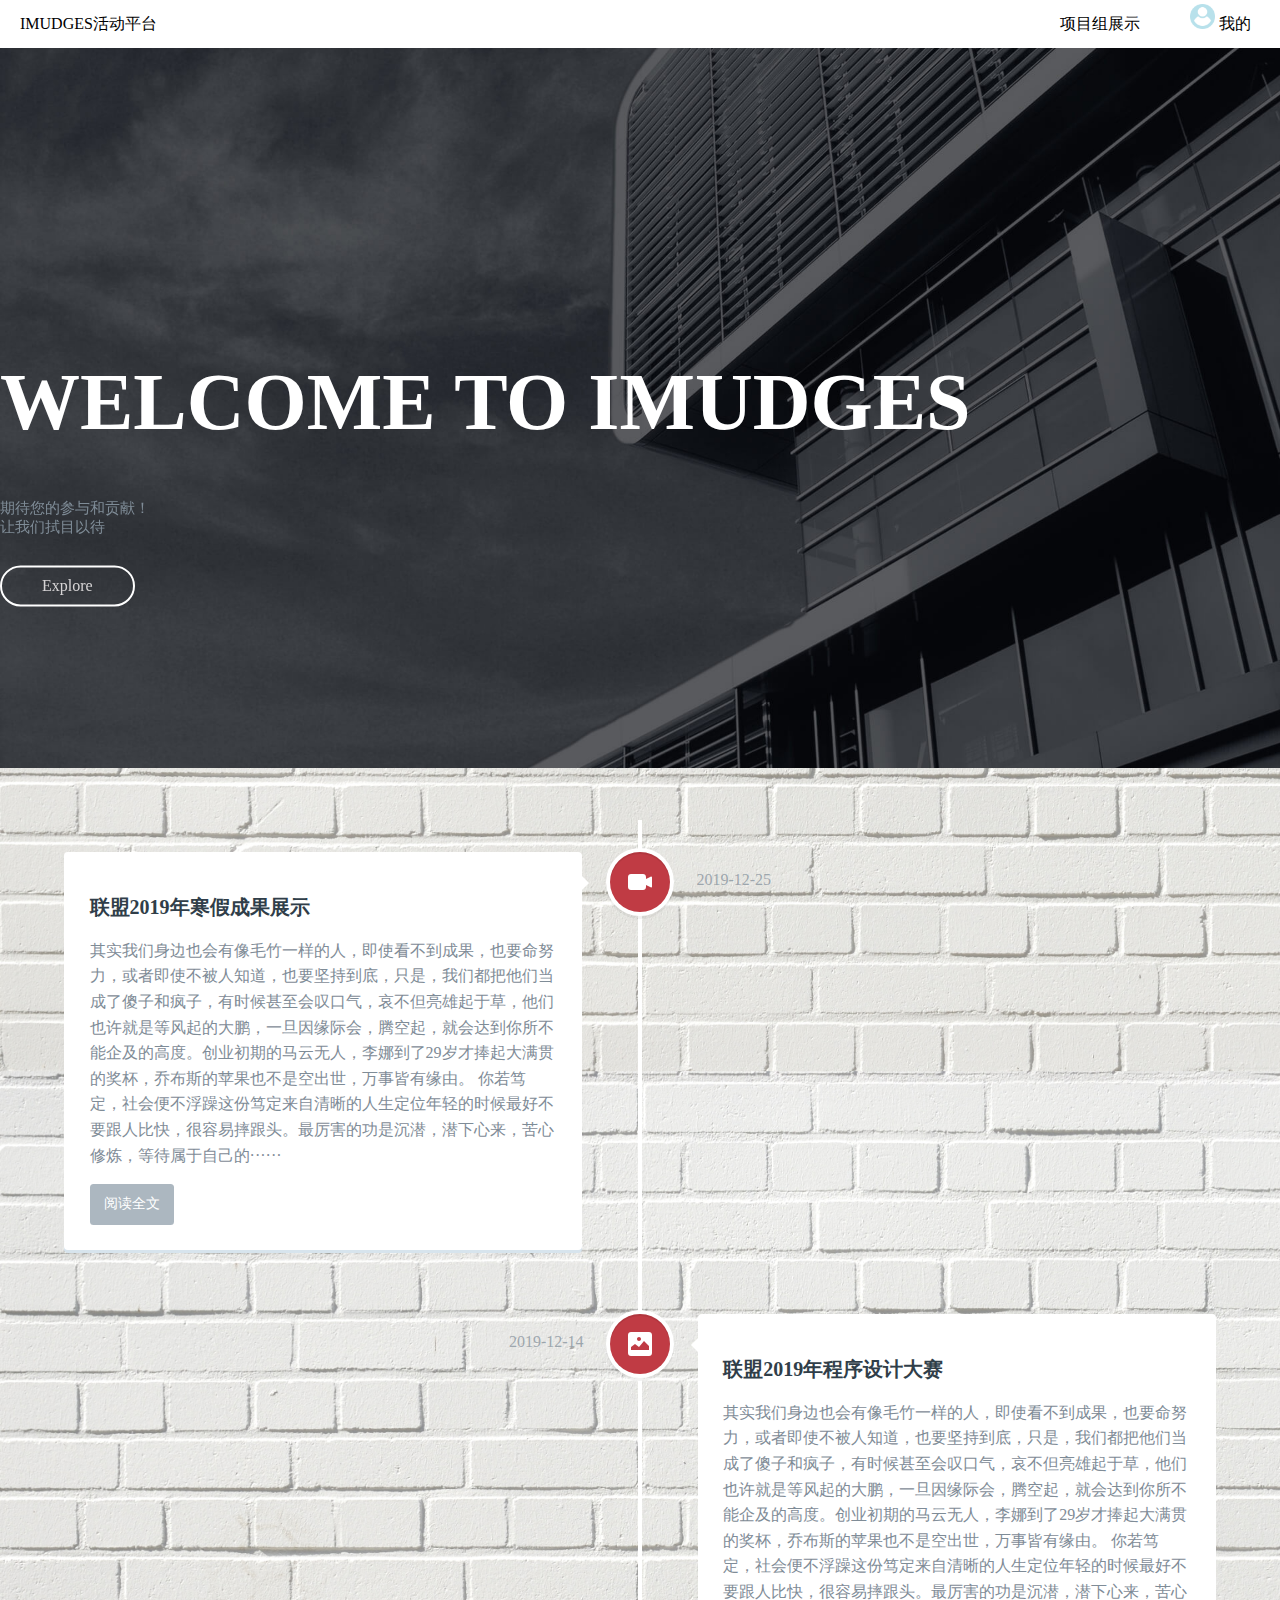
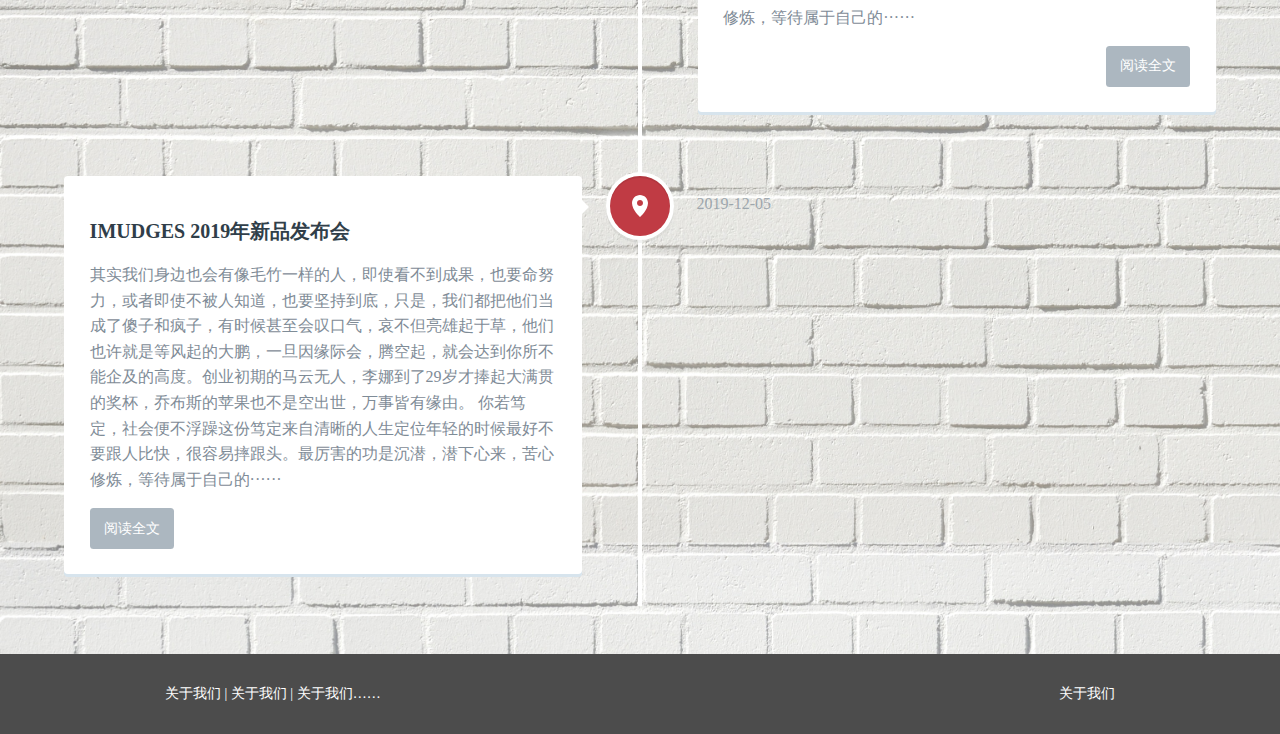
<file: HTML/001.html>
<!DOCTYPE html>
<html lang="en">
<head>
    <meta charset="UTF-8">
    <title>IMUDGES活动平台</title>
    <link rel="stylesheet" type="text/css" href="CSS/header.css">
    <link rel="stylesheet" type="text/css" href="CSS/timelist.css">
    <link rel="stylesheet" type="text/css" href="CSS/vidk.css">
    <link rel="stylesheet" type="text/css" href="CSS/about.css">
    <link rel="stylesheet" type="text/css" href="CSS/border.css">
</head>
<body>
<header>
    <nav>
        <ul class="menu">
            <li><a href="#"><img src="imgs/0005.png" width="25px"height="25px" > 我的</a>
                <ul class="submenu animated fadeIN">
                    <li><a href="dl.html">登录/注册</a></li>
                    <li><a href="#">我的报名项目</a></li>
                </ul>
            </li>
            <li>
                <a href="#">项目组展示</a>
                <ul class="submenu animated fadeIN">
                    <li><a href="qd.html">前端组</a></li>
                    <li><a href="hd.html">后端组</a></li>
                    <li><a href="yx.html">游戏组</a></li>
                    <li><a href="yd.html">移动开发组</a></li>
                    <li><a href="ij.html">创新交互组</a></li>
                    <li><a href="jx.html">机器学习组</a></li>
                </ul>
            <li style="float: left;width: auto;margin-left: 20px"><a href="001.html">IMUDGES活动平台</a>
            </li>
        </ul>
    </nav>
</header>
<div id="carousel-example-generic" class="carousel slide" data-ride="carousel">
    <div class="container">
        <!-- Indicators -->
        <ol class="carousel-indicators">
            <li data-target="#carousel-example-generic" data-slide-to="0" class="active"></li>
            <li data-target="#carousel-example-generic" data-slide-to="1"></li>
        </ol>
    </div>
    <!-- Wrapper for slides -->
    <div class="carousel-inner" role="listbox">
        <div class="item active">
            <img class="img-responsive" src="imgs/01.jpg" alt="Slider Image">
            <div class="container">
                <div class="carousel-centered">
                    <div class="margin-b-40">
                        <h1 class="carousel-title">Welcome to IMUDGES</h1>
                        <p class="introduce">期待您的参与和贡献！<br>让我们拭目以待</p>
                    </div>
                    <a href="#" class="button-circle"><font color="#d6d4d5">Explore</font></a>
                </div>
            </div>
        </div>
    </div>
</div>
<section id="cd-timeline" class="cd-container">
    <div class="cd-timeline-block">
        <div class="cd-timeline-img cd-movie">
            <img src="imgs/cd-icon-movie.svg" alt="Movie">
        </div>

        <div class="cd-timeline-content">
            <h2>联盟2019年寒假成果展示</h2>
            <p>其实我们身边也会有像毛竹一样的人，即使看不到成果，也要命努力，或者即使不被人知道，也要坚持到底，只是，我们都把他们当成了傻子和疯子，有时候甚至会叹口气，哀不但亮雄起于草，他们也许就是等风起的大鹏，一旦因缘际会，腾空起，就会达到你所不能企及的高度。创业初期的马云无人，李娜到了29岁才捧起大满贯的奖杯，乔布斯的苹果也不是空出世，万事皆有缘由。
                你若笃定，社会便不浮躁这份笃定来自清晰的人生定位年轻的时候最好不要跟人比快，很容易摔跟头。最厉害的功是沉潜，潜下心来，苦心修炼，等待属于自己的······
            </p>
            <a href="#测试网址" class="cd-read-more" target="_blank">阅读全文</a>
            <span class="cd-date">2019-12-25</span>
        </div>
    </div>
    <div class="cd-timeline-block">
        <div class="cd-timeline-img cd-movie">
            <img src="imgs/cd-icon-picture.svg" alt="Movie">
        </div>

        <div class="cd-timeline-content">
            <h2>联盟2019年程序设计大赛</h2>
            <p>其实我们身边也会有像毛竹一样的人，即使看不到成果，也要命努力，或者即使不被人知道，也要坚持到底，只是，我们都把他们当成了傻子和疯子，有时候甚至会叹口气，哀不但亮雄起于草，他们也许就是等风起的大鹏，一旦因缘际会，腾空起，就会达到你所不能企及的高度。创业初期的马云无人，李娜到了29岁才捧起大满贯的奖杯，乔布斯的苹果也不是空出世，万事皆有缘由。
                你若笃定，社会便不浮躁这份笃定来自清晰的人生定位年轻的时候最好不要跟人比快，很容易摔跟头。最厉害的功是沉潜，潜下心来，苦心修炼，等待属于自己的······
            </p>
            <a href="#测试网址" class="cd-read-more" target="_blank">阅读全文</a>
            <span class="cd-date">2019-12-14</span>
        </div>
    </div>

    <div class="cd-timeline-block">
        <div class="cd-timeline-img cd-movie">
            <img src="imgs/cd-icon-location.svg" alt="Location">
        </div>
        <div class="cd-timeline-content">
            <h2>IMUDGES 2019年新品发布会</h2>
            <p>其实我们身边也会有像毛竹一样的人，即使看不到成果，也要命努力，或者即使不被人知道，也要坚持到底，只是，我们都把他们当成了傻子和疯子，有时候甚至会叹口气，哀不但亮雄起于草，他们也许就是等风起的大鹏，一旦因缘际会，腾空起，就会达到你所不能企及的高度。创业初期的马云无人，李娜到了29岁才捧起大满贯的奖杯，乔布斯的苹果也不是空出世，万事皆有缘由。
                你若笃定，社会便不浮躁这份笃定来自清晰的人生定位年轻的时候最好不要跟人比快，很容易摔跟头。最厉害的功是沉潜，潜下心来，苦心修炼，等待属于自己的······
            </p>
            <a href="#测试网址" class="cd-read-more" target="_blank">阅读全文</a>
            <span class="cd-date">2019-12-05</span>
        </div>
    </div>
</section>
<div class="this-topping" style="display: none;">
    <span class="icon iconfont icon-dingbu"></span>
</div>
<div class="to_top_btn"></div>
<div id="goTopBtn"><span class="glyphicon glyphicon-chevron-up">Top</span></div>
<div id="footer">
    <div id="copy">
        <span style="float:left;"><a href="#" style="color: white">关于我们</a> | <a href="#" style="color: white">关于我们</a> | <a href="#" style="color: white">关于我们……</a></span>
        <span style="float:right;">关于我们</span>
    </div>
</div>
</body>
<script src="http://apps.bdimg.com/libs/jquery/2.1.4/jquery.min.js"></script>
<script type="text/javascript" src="Js/vidk.js"></script>
</html>
</file>
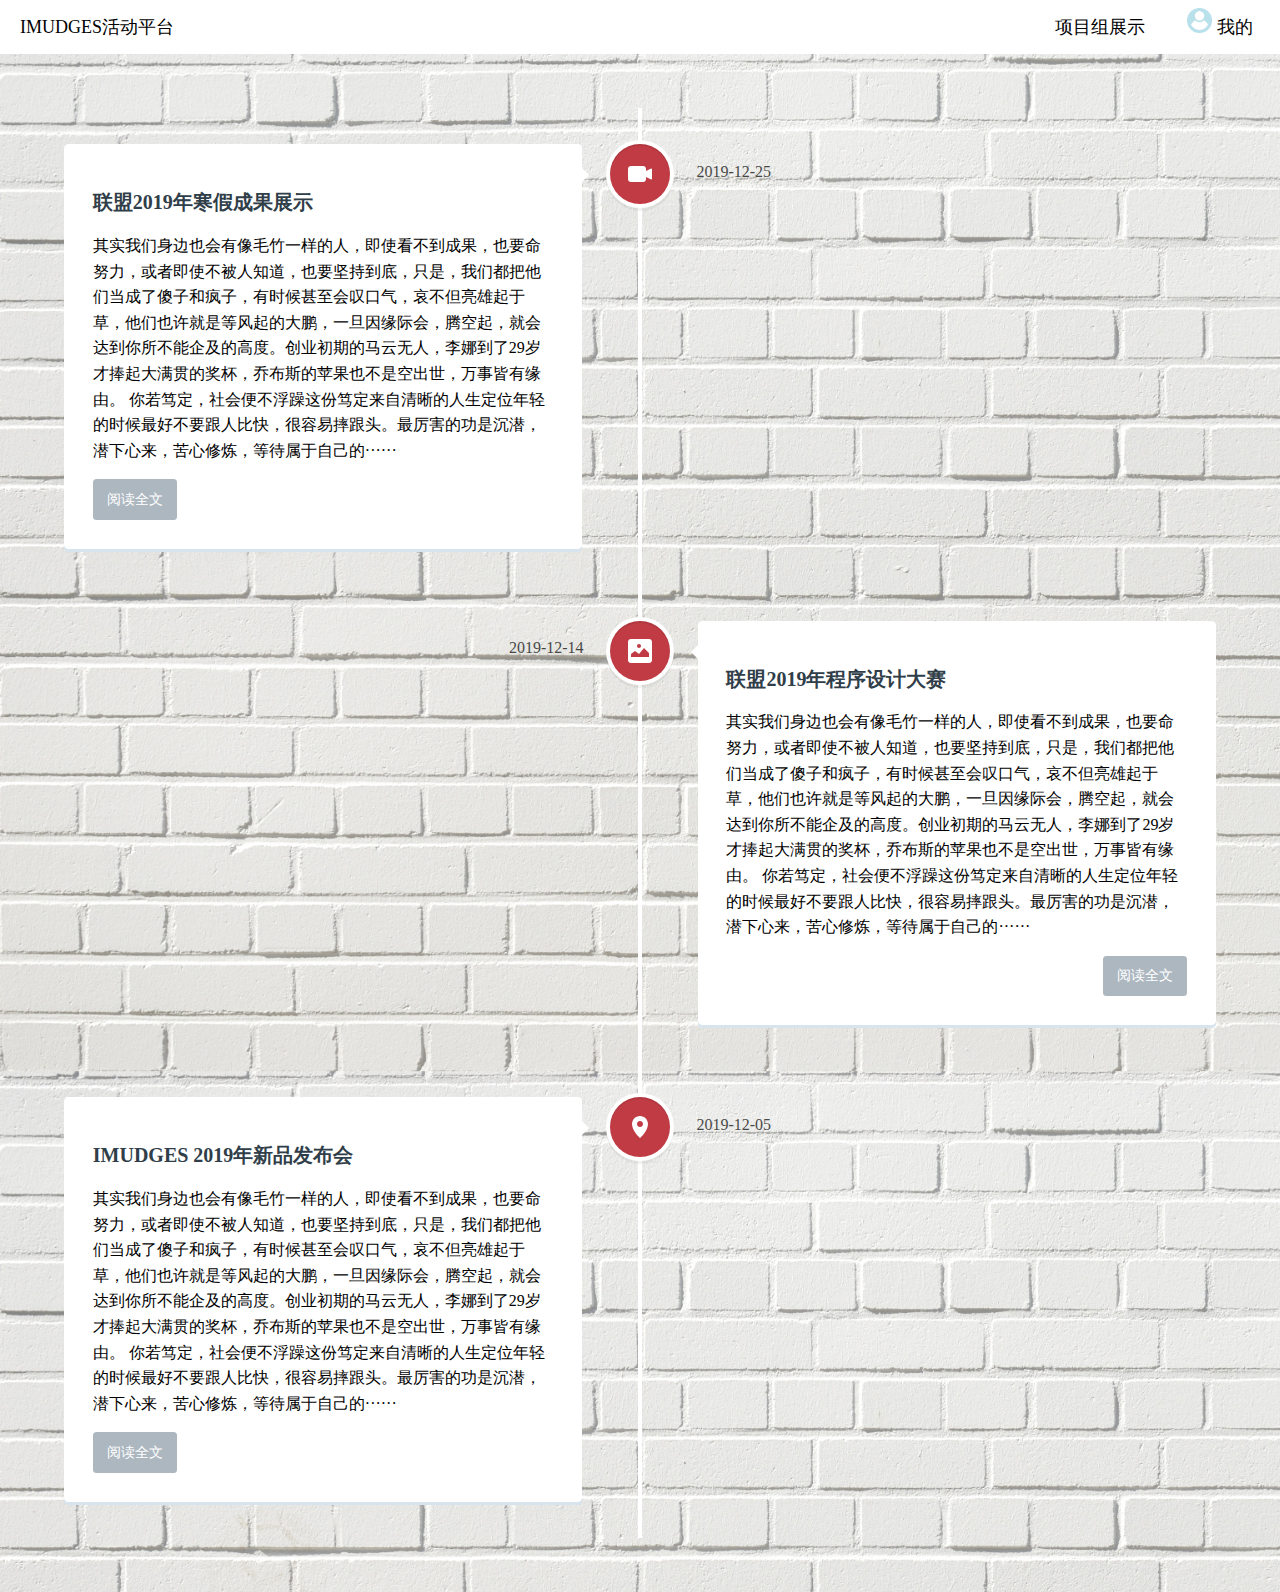
<file: HTML/hd.html>
<!DOCTYPE html>
<html lang="en">
<head>
    <meta charset="UTF-8">
    <title>IMUDGES活动平台后端组</title>
    <link rel="stylesheet" type="text/css" href="CSS/timelist.css">
    <link rel="stylesheet" type="text/css" href="CSS/header.css">
    <link rel="stylesheet" type="text/css" href="CSS/vidk.css">
</head>
<body>
<header>
    <nav>
        <ul class="menu">
            <li><a href="#"><img src="imgs/0005.png" width="25px"height="25px" > 我的</a>
                <ul class="submenu animated fadeIN">
                    <li><a href="dl.html">登录/注册</a></li>
                    <li><a href="#">我的报名项目</a></li>
                </ul>
            </li>
            <li>
                <a href="#">项目组展示</a>
                <ul class="submenu animated fadeIN">
                    <li><a href="qd.html">前端组</a></li>
                    <li><a href="hd.html">后端组</a></li>
                    <li><a href="yx.html">游戏组</a></li>
                    <li><a href="yd.html">移动开发组</a></li>
                    <li><a href="ij.html">创新交互组</a></li>
                    <li><a href="jx.html">机器学习组</a></li>
                </ul>
            </li>
            <li>
            <li style="float: left;width: auto;margin-left: 20px"><a href="001.html">IMUDGES活动平台</a>
            </li>
        </ul>
    </nav>
</header>
<section id="cd-timeline" class="cd-container">
    <div class="cd-timeline-block">
        <div class="cd-timeline-img cd-movie">
            <img src="imgs/cd-icon-movie.svg" alt="Movie">
        </div>

        <div class="cd-timeline-content">
            <h2>联盟2019年寒假成果展示</h2>
            <p>其实我们身边也会有像毛竹一样的人，即使看不到成果，也要命努力，或者即使不被人知道，也要坚持到底，只是，我们都把他们当成了傻子和疯子，有时候甚至会叹口气，哀不但亮雄起于草，他们也许就是等风起的大鹏，一旦因缘际会，腾空起，就会达到你所不能企及的高度。创业初期的马云无人，李娜到了29岁才捧起大满贯的奖杯，乔布斯的苹果也不是空出世，万事皆有缘由。
                你若笃定，社会便不浮躁这份笃定来自清晰的人生定位年轻的时候最好不要跟人比快，很容易摔跟头。最厉害的功是沉潜，潜下心来，苦心修炼，等待属于自己的······
            </p>
            <a href="#测试网址" class="cd-read-more" target="_blank">阅读全文</a>
            <span class="cd-date">2019-12-25</span>
        </div>
    </div>
    <div class="cd-timeline-block">
        <div class="cd-timeline-img cd-movie">
            <img src="imgs/cd-icon-picture.svg" alt="Movie">
        </div>

        <div class="cd-timeline-content">
            <h2>联盟2019年程序设计大赛</h2>
            <p>其实我们身边也会有像毛竹一样的人，即使看不到成果，也要命努力，或者即使不被人知道，也要坚持到底，只是，我们都把他们当成了傻子和疯子，有时候甚至会叹口气，哀不但亮雄起于草，他们也许就是等风起的大鹏，一旦因缘际会，腾空起，就会达到你所不能企及的高度。创业初期的马云无人，李娜到了29岁才捧起大满贯的奖杯，乔布斯的苹果也不是空出世，万事皆有缘由。
                你若笃定，社会便不浮躁这份笃定来自清晰的人生定位年轻的时候最好不要跟人比快，很容易摔跟头。最厉害的功是沉潜，潜下心来，苦心修炼，等待属于自己的······
            </p>
            <a href="#测试网址" class="cd-read-more" target="_blank">阅读全文</a>
            <span class="cd-date">2019-12-14</span>
        </div>
    </div>

    <div class="cd-timeline-block">
        <div class="cd-timeline-img cd-movie">
            <img src="imgs/cd-icon-location.svg" alt="Location">
        </div>
        <div class="cd-timeline-content">
            <h2>IMUDGES 2019年新品发布会</h2>
            <p>其实我们身边也会有像毛竹一样的人，即使看不到成果，也要命努力，或者即使不被人知道，也要坚持到底，只是，我们都把他们当成了傻子和疯子，有时候甚至会叹口气，哀不但亮雄起于草，他们也许就是等风起的大鹏，一旦因缘际会，腾空起，就会达到你所不能企及的高度。创业初期的马云无人，李娜到了29岁才捧起大满贯的奖杯，乔布斯的苹果也不是空出世，万事皆有缘由。
                你若笃定，社会便不浮躁这份笃定来自清晰的人生定位年轻的时候最好不要跟人比快，很容易摔跟头。最厉害的功是沉潜，潜下心来，苦心修炼，等待属于自己的······
            </p>
            <a href="#测试网址" class="cd-read-more" target="_blank">阅读全文</a>
            <span class="cd-date">2019-12-05</span>
        </div>
    </div>
</section>
<div class="this-topping" style="display: none;">
    <span class="icon iconfont icon-dingbu"></span>
</div>
<div class="to_top_btn"></div>
<div id="goTopBtn"><span class="glyphicon glyphicon-chevron-up">&Delta;</span></div>
</body>
<script src="http://apps.bdimg.com/libs/jquery/2.1.4/jquery.min.js"></script>
<script type="text/javascript" src="Js/vidk.js"></script>
</html>
</file>
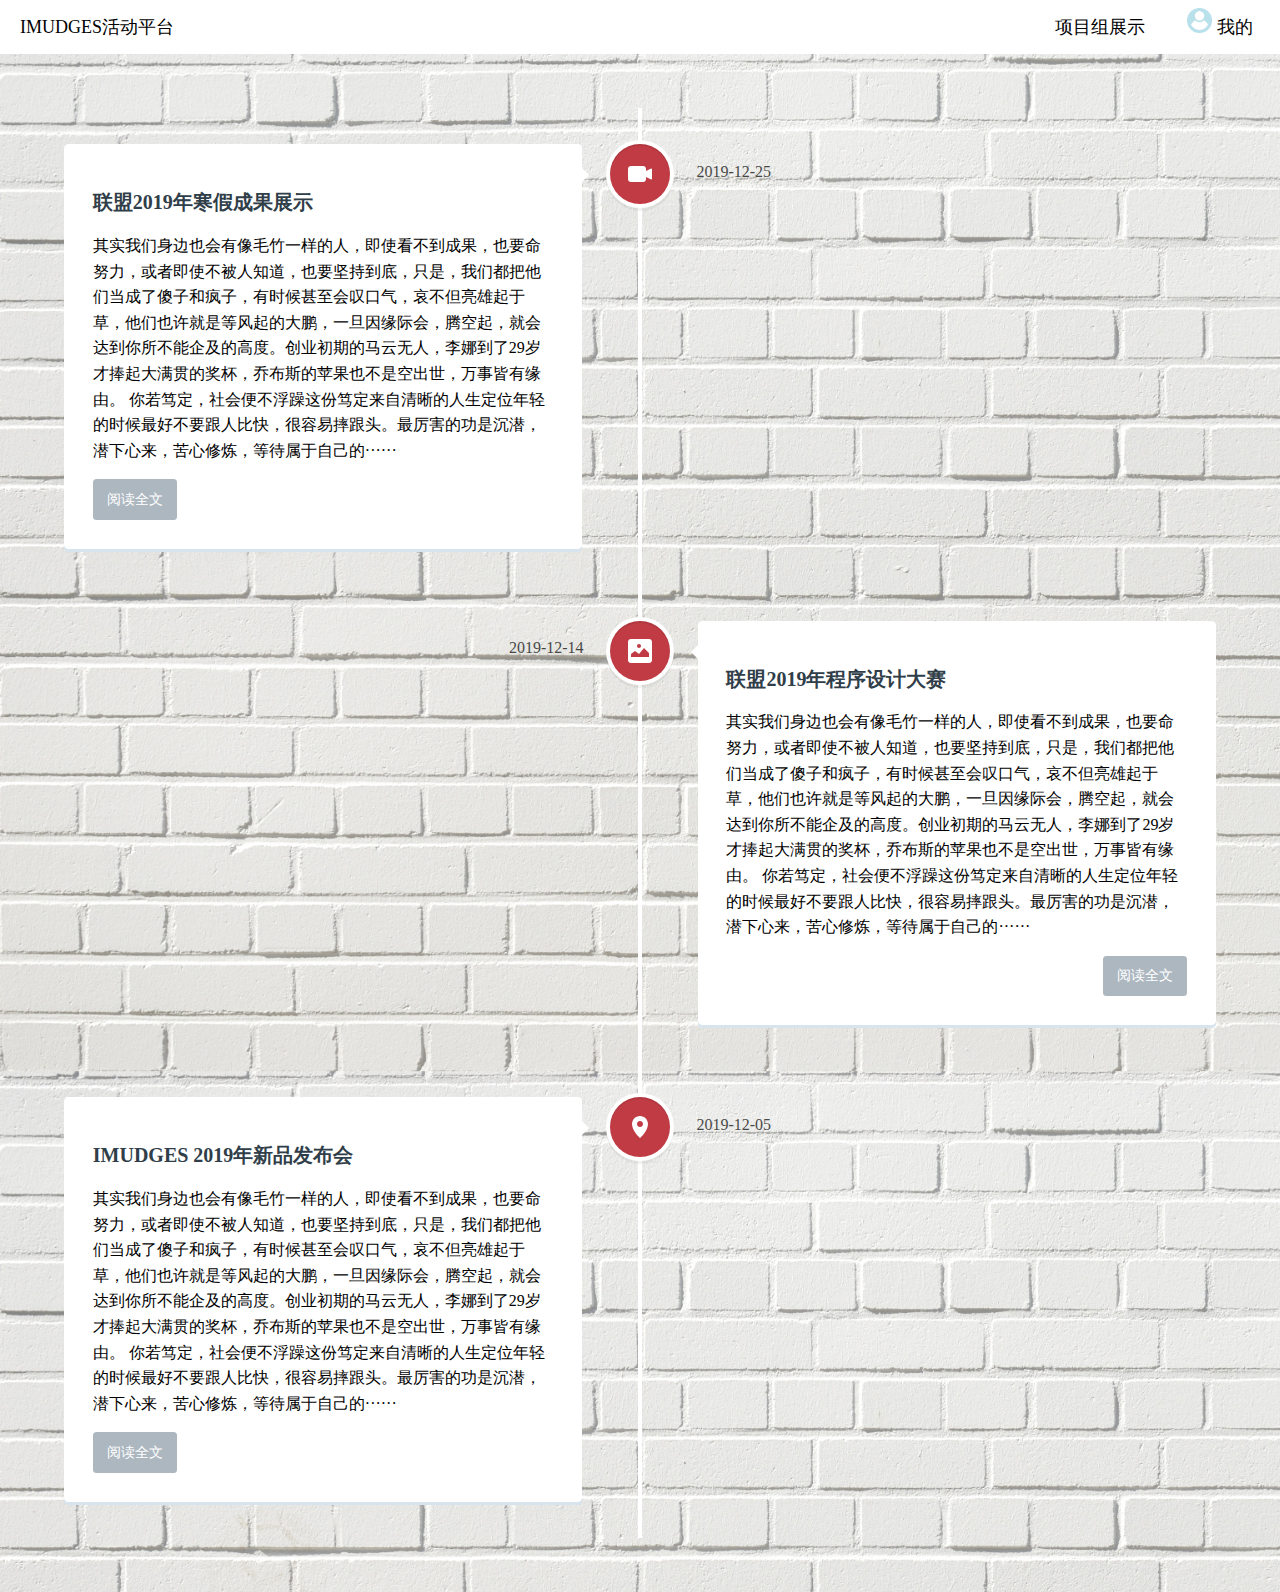
<file: HTML/ij.html>
<!DOCTYPE html>
<html lang="en">
<head>
    <meta charset="UTF-8">
    <title>IMUDGES活动平台创新交互组</title>
    <link rel="stylesheet" type="text/css" href="CSS/timelist.css">
    <link rel="stylesheet" type="text/css" href="CSS/header.css">
    <link rel="stylesheet" type="text/css" href="CSS/vidk.css">
</head>
<body>
<header>
    <nav>
        <ul class="menu">
            <li><a href="#"><img src="imgs/0005.png" width="25px"height="25px" > 我的</a>
                <ul class="submenu animated fadeIN">
                    <li><a href="dl.html">登录/注册</a></li>
                    <li><a href="#">我的报名项目</a></li>
                </ul>
            </li>
            <li>
                <a href="#">项目组展示</a>
                <ul class="submenu animated fadeIN">
                    <li><a href="qd.html">前端组</a></li>
                    <li><a href="hd.html">后端组</a></li>
                    <li><a href="yx.html">游戏组</a></li>
                    <li><a href="yd.html">移动开发组</a></li>
                    <li><a href="ij.html">创新交互组</a></li>
                    <li><a href="jx.html">机器学习组</a></li>
                </ul>
            </li>
            <li>
            <li style="float: left;width: auto;margin-left: 20px"><a href="001.html">IMUDGES活动平台</a>
            </li>
        </ul>
    </nav>
</header>
<section id="cd-timeline" class="cd-container">
    <div class="cd-timeline-block">
        <div class="cd-timeline-img cd-movie">
            <img src="imgs/cd-icon-movie.svg" alt="Movie">
        </div>

        <div class="cd-timeline-content">
            <h2>联盟2019年寒假成果展示</h2>
            <p>其实我们身边也会有像毛竹一样的人，即使看不到成果，也要命努力，或者即使不被人知道，也要坚持到底，只是，我们都把他们当成了傻子和疯子，有时候甚至会叹口气，哀不但亮雄起于草，他们也许就是等风起的大鹏，一旦因缘际会，腾空起，就会达到你所不能企及的高度。创业初期的马云无人，李娜到了29岁才捧起大满贯的奖杯，乔布斯的苹果也不是空出世，万事皆有缘由。
                你若笃定，社会便不浮躁这份笃定来自清晰的人生定位年轻的时候最好不要跟人比快，很容易摔跟头。最厉害的功是沉潜，潜下心来，苦心修炼，等待属于自己的······
            </p>
            <a href="#测试网址" class="cd-read-more" target="_blank">阅读全文</a>
            <span class="cd-date">2019-12-25</span>
        </div>
    </div>
    <div class="cd-timeline-block">
        <div class="cd-timeline-img cd-movie">
            <img src="imgs/cd-icon-picture.svg" alt="Movie">
        </div>

        <div class="cd-timeline-content">
            <h2>联盟2019年程序设计大赛</h2>
            <p>其实我们身边也会有像毛竹一样的人，即使看不到成果，也要命努力，或者即使不被人知道，也要坚持到底，只是，我们都把他们当成了傻子和疯子，有时候甚至会叹口气，哀不但亮雄起于草，他们也许就是等风起的大鹏，一旦因缘际会，腾空起，就会达到你所不能企及的高度。创业初期的马云无人，李娜到了29岁才捧起大满贯的奖杯，乔布斯的苹果也不是空出世，万事皆有缘由。
                你若笃定，社会便不浮躁这份笃定来自清晰的人生定位年轻的时候最好不要跟人比快，很容易摔跟头。最厉害的功是沉潜，潜下心来，苦心修炼，等待属于自己的······
            </p>
            <a href="#测试网址" class="cd-read-more" target="_blank">阅读全文</a>
            <span class="cd-date">2019-12-14</span>
        </div>
    </div>

    <div class="cd-timeline-block">
        <div class="cd-timeline-img cd-movie">
            <img src="imgs/cd-icon-location.svg" alt="Location">
        </div>
        <div class="cd-timeline-content">
            <h2>IMUDGES 2019年新品发布会</h2>
            <p>其实我们身边也会有像毛竹一样的人，即使看不到成果，也要命努力，或者即使不被人知道，也要坚持到底，只是，我们都把他们当成了傻子和疯子，有时候甚至会叹口气，哀不但亮雄起于草，他们也许就是等风起的大鹏，一旦因缘际会，腾空起，就会达到你所不能企及的高度。创业初期的马云无人，李娜到了29岁才捧起大满贯的奖杯，乔布斯的苹果也不是空出世，万事皆有缘由。
                你若笃定，社会便不浮躁这份笃定来自清晰的人生定位年轻的时候最好不要跟人比快，很容易摔跟头。最厉害的功是沉潜，潜下心来，苦心修炼，等待属于自己的······
            </p>
            <a href="#测试网址" class="cd-read-more" target="_blank">阅读全文</a>
            <span class="cd-date">2019-12-05</span>
        </div>
    </div>
</section>
<div class="this-topping" style="display: none;">
    <span class="icon iconfont icon-dingbu"></span>
</div>
<div class="to_top_btn"></div>
<div id="goTopBtn"><span class="glyphicon glyphicon-chevron-up">&Delta;</span></div>
</body>
<script src="http://apps.bdimg.com/libs/jquery/2.1.4/jquery.min.js"></script>
<script type="text/javascript" src="Js/vidk.js"></script>

</html>
</file>
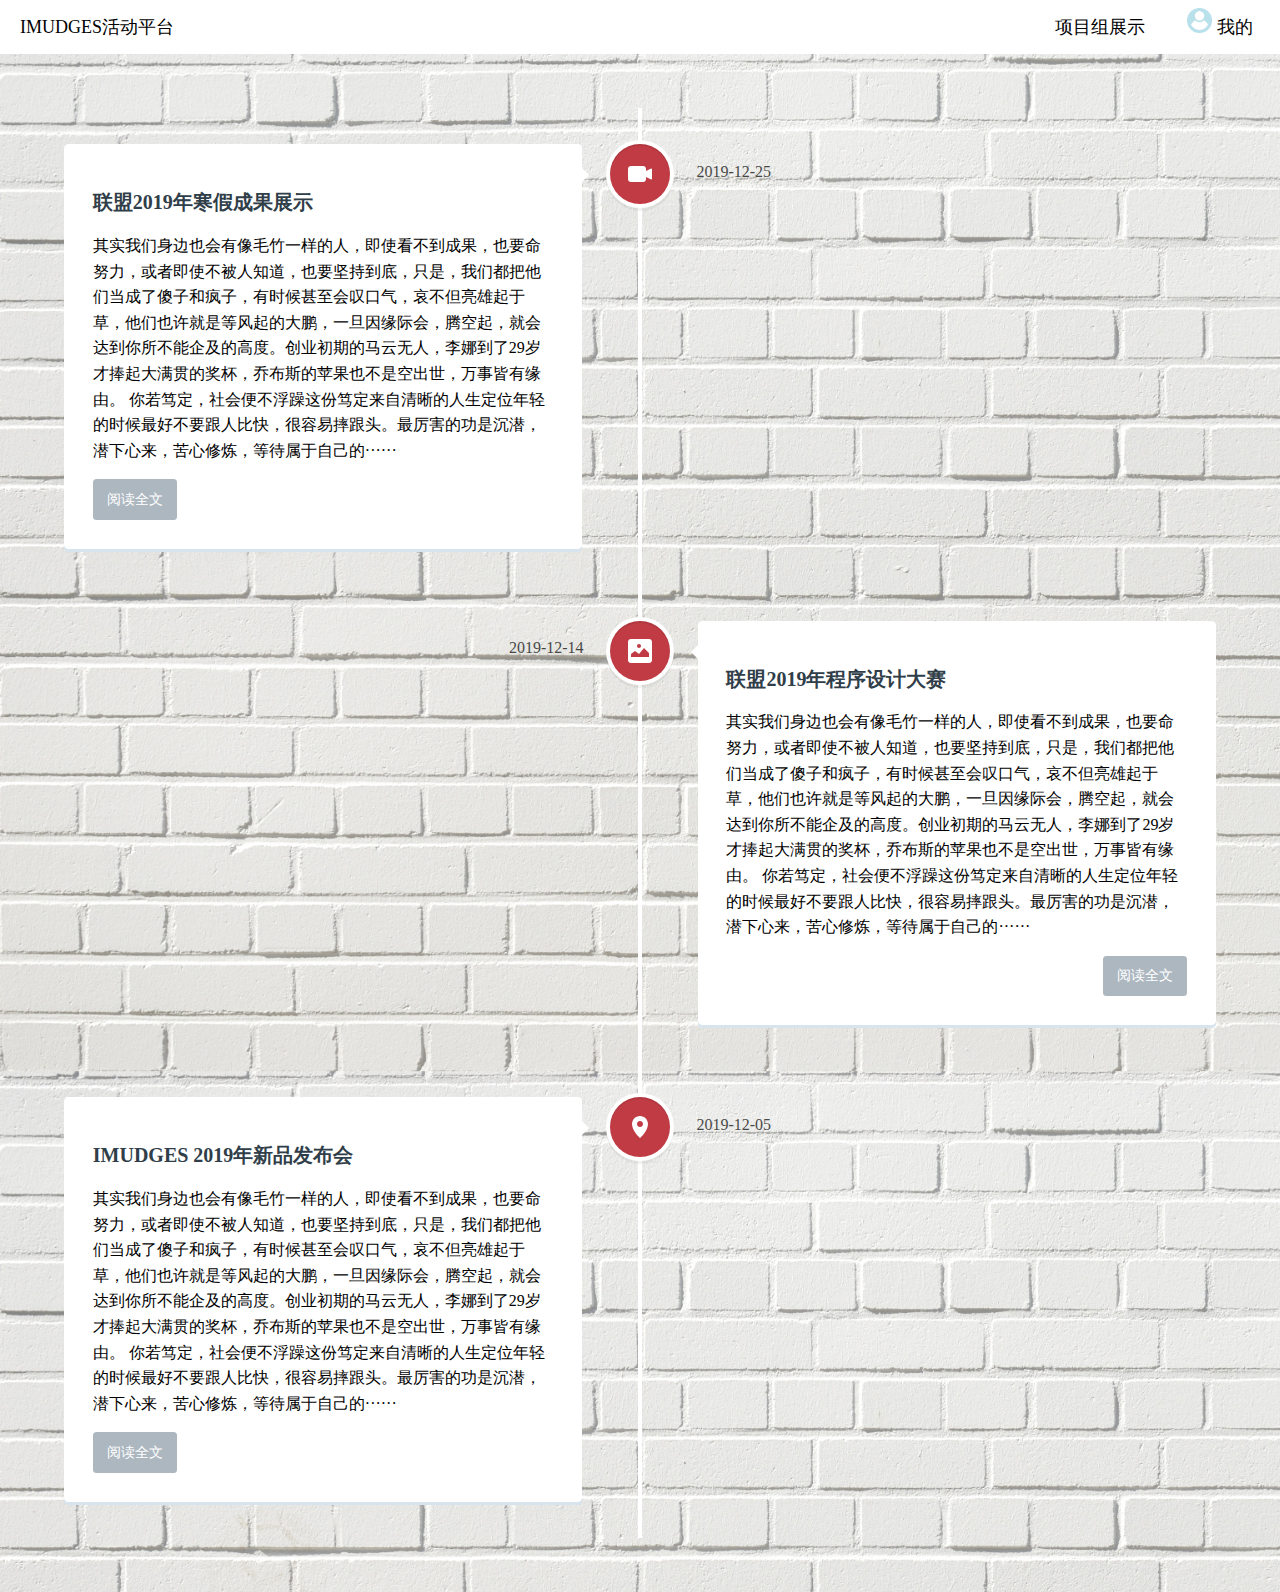
<file: HTML/jx.html>
<!DOCTYPE html>
<html lang="en">
<head>
    <meta charset="UTF-8">
    <title>IMUDGES活动平台机器学习组</title>
    <link rel="stylesheet" type="text/css" href="CSS/timelist.css">
    <link rel="stylesheet" type="text/css" href="CSS/header.css">
    <link rel="stylesheet" type="text/css" href="CSS/vidk.css">
</head>
<body>
<header>
    <nav>
        <ul class="menu">
            <li><a href="#"><img src="imgs/0005.png" width="25px"height="25px" > 我的</a>
                <ul class="submenu animated fadeIN">
                    <li><a href="dl.html">登录/注册</a></li>
                    <li><a href="#">我的报名项目</a></li>
                </ul>
            </li>
            <li>
                <a href="#">项目组展示</a>
                <ul class="submenu animated fadeIN">
                    <li><a href="qd.html">前端组</a></li>
                    <li><a href="hd.html">后端组</a></li>
                    <li><a href="yx.html">游戏组</a></li>
                    <li><a href="yd.html">移动开发组</a></li>
                    <li><a href="ij.html">创新交互组</a></li>
                    <li><a href="jx.html">机器学习组</a></li>
                </ul>
            </li>
            <li>
            <li style="float: left;width: auto;margin-left: 20px"><a href="001.html">IMUDGES活动平台</a>
            </li>
        </ul>
    </nav>
</header>
<section id="cd-timeline" class="cd-container">
    <div class="cd-timeline-block">
        <div class="cd-timeline-img cd-movie">
            <img src="imgs/cd-icon-movie.svg" alt="Movie">
        </div>

        <div class="cd-timeline-content">
            <h2>联盟2019年寒假成果展示</h2>
            <p>其实我们身边也会有像毛竹一样的人，即使看不到成果，也要命努力，或者即使不被人知道，也要坚持到底，只是，我们都把他们当成了傻子和疯子，有时候甚至会叹口气，哀不但亮雄起于草，他们也许就是等风起的大鹏，一旦因缘际会，腾空起，就会达到你所不能企及的高度。创业初期的马云无人，李娜到了29岁才捧起大满贯的奖杯，乔布斯的苹果也不是空出世，万事皆有缘由。
                你若笃定，社会便不浮躁这份笃定来自清晰的人生定位年轻的时候最好不要跟人比快，很容易摔跟头。最厉害的功是沉潜，潜下心来，苦心修炼，等待属于自己的······
            </p>
            <a href="#测试网址" class="cd-read-more" target="_blank">阅读全文</a>
            <span class="cd-date">2019-12-25</span>
        </div>
    </div>
    <div class="cd-timeline-block">
        <div class="cd-timeline-img cd-movie">
            <img src="imgs/cd-icon-picture.svg" alt="Movie">
        </div>

        <div class="cd-timeline-content">
            <h2>联盟2019年程序设计大赛</h2>
            <p>其实我们身边也会有像毛竹一样的人，即使看不到成果，也要命努力，或者即使不被人知道，也要坚持到底，只是，我们都把他们当成了傻子和疯子，有时候甚至会叹口气，哀不但亮雄起于草，他们也许就是等风起的大鹏，一旦因缘际会，腾空起，就会达到你所不能企及的高度。创业初期的马云无人，李娜到了29岁才捧起大满贯的奖杯，乔布斯的苹果也不是空出世，万事皆有缘由。
                你若笃定，社会便不浮躁这份笃定来自清晰的人生定位年轻的时候最好不要跟人比快，很容易摔跟头。最厉害的功是沉潜，潜下心来，苦心修炼，等待属于自己的······
            </p>
            <a href="#测试网址" class="cd-read-more" target="_blank">阅读全文</a>
            <span class="cd-date">2019-12-14</span>
        </div>
    </div>

    <div class="cd-timeline-block">
        <div class="cd-timeline-img cd-movie">
            <img src="imgs/cd-icon-location.svg" alt="Location">
        </div>
        <div class="cd-timeline-content">
            <h2>IMUDGES 2019年新品发布会</h2>
            <p>其实我们身边也会有像毛竹一样的人，即使看不到成果，也要命努力，或者即使不被人知道，也要坚持到底，只是，我们都把他们当成了傻子和疯子，有时候甚至会叹口气，哀不但亮雄起于草，他们也许就是等风起的大鹏，一旦因缘际会，腾空起，就会达到你所不能企及的高度。创业初期的马云无人，李娜到了29岁才捧起大满贯的奖杯，乔布斯的苹果也不是空出世，万事皆有缘由。
                你若笃定，社会便不浮躁这份笃定来自清晰的人生定位年轻的时候最好不要跟人比快，很容易摔跟头。最厉害的功是沉潜，潜下心来，苦心修炼，等待属于自己的······
            </p>
            <a href="#测试网址" class="cd-read-more" target="_blank">阅读全文</a>
            <span class="cd-date">2019-12-05</span>
        </div>
    </div>
</section>
<div class="this-topping" style="display: none;">
    <span class="icon iconfont icon-dingbu"></span>
</div>
<div class="to_top_btn"></div>
<div id="goTopBtn"><span class="glyphicon glyphicon-chevron-up">&Delta;</span></div>
</body>
<script src="http://apps.bdimg.com/libs/jquery/2.1.4/jquery.min.js"></script>
<script type="text/javascript" src="Js/vidk.js"></script>

</html>
</file>
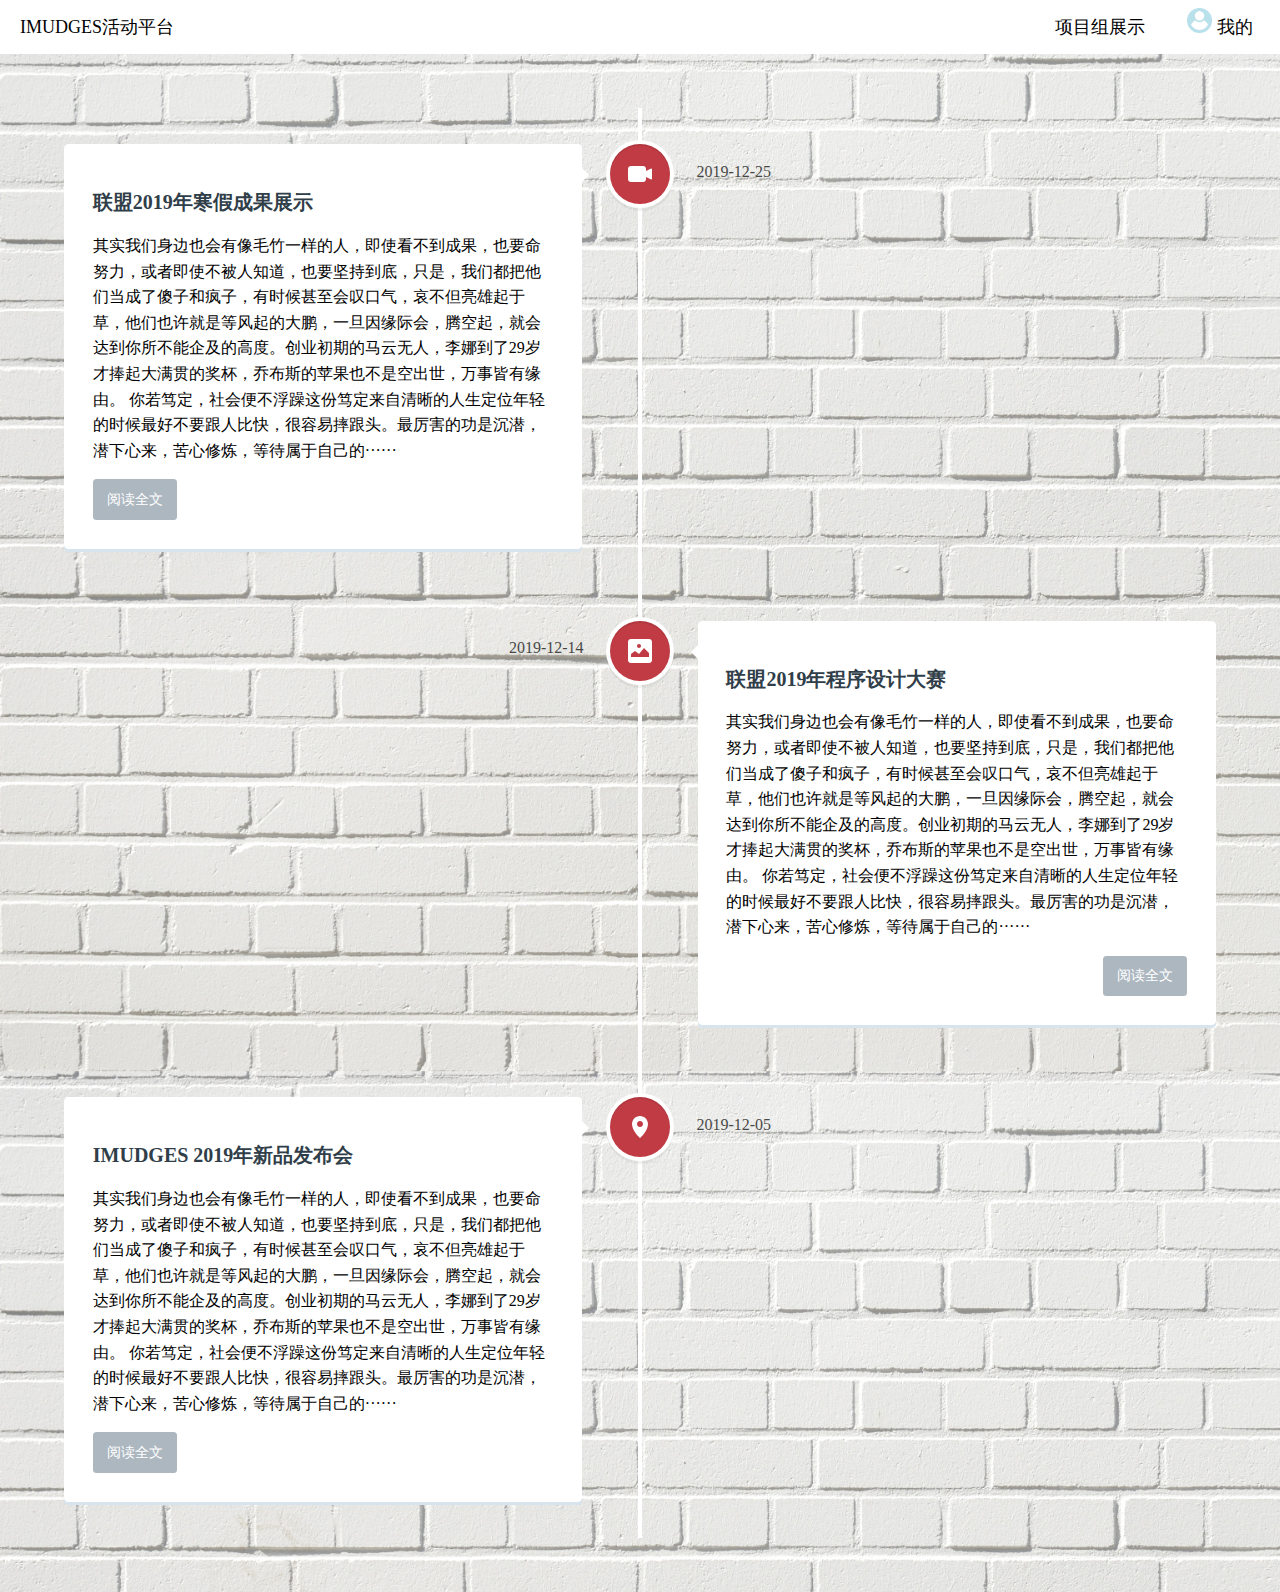
<file: HTML/qd.html>
<!DOCTYPE html>
<html lang="en">
<head>
    <meta charset="UTF-8">
    <title>IMUDGES活动平台前端组</title>
    <link rel="stylesheet" type="text/css" href="CSS/timelist.css">
    <link rel="stylesheet" type="text/css" href="CSS/header.css">
    <link rel="stylesheet" type="text/css" href="CSS/vidk.css">
</head>
<body>
<header>
    <nav>
        <ul class="menu">
            <li><a href="#"><img src="imgs/0005.png" width="25px"height="25px" > 我的</a>
                <ul class="submenu animated fadeIN">
                    <li><a href="dl.html">登录/注册</a></li>
                    <li><a href="#">我的报名项目</a></li>
                </ul>
            </li>
            <li>
                <a href="#">项目组展示</a>
                <ul class="submenu animated fadeIN">
                    <li><a href="qd.html">前端组</a></li>
                    <li><a href="hd.html">后端组</a></li>
                    <li><a href="yx.html">游戏组</a></li>
                    <li><a href="yd.html">移动开发组</a></li>
                    <li><a href="ij.html">创新交互组</a></li>
                    <li><a href="jx.html">机器学习组</a></li>
                </ul>
            </li>
            <li>
            <li style="float: left;width: auto;margin-left: 20px"><a href="001.html">IMUDGES活动平台</a>
            </li>
        </ul>
    </nav>
</header>
<section id="cd-timeline" class="cd-container">
    <div class="cd-timeline-block">
        <div class="cd-timeline-img cd-movie">
            <img src="imgs/cd-icon-movie.svg" alt="Movie">
        </div>

        <div class="cd-timeline-content">
            <h2>联盟2019年寒假成果展示</h2>
            <p>其实我们身边也会有像毛竹一样的人，即使看不到成果，也要命努力，或者即使不被人知道，也要坚持到底，只是，我们都把他们当成了傻子和疯子，有时候甚至会叹口气，哀不但亮雄起于草，他们也许就是等风起的大鹏，一旦因缘际会，腾空起，就会达到你所不能企及的高度。创业初期的马云无人，李娜到了29岁才捧起大满贯的奖杯，乔布斯的苹果也不是空出世，万事皆有缘由。
                你若笃定，社会便不浮躁这份笃定来自清晰的人生定位年轻的时候最好不要跟人比快，很容易摔跟头。最厉害的功是沉潜，潜下心来，苦心修炼，等待属于自己的······
            </p>
            <a href="#测试网址" class="cd-read-more" target="_blank">阅读全文</a>
            <span class="cd-date">2019-12-25</span>
        </div>
    </div>
    <div class="cd-timeline-block">
        <div class="cd-timeline-img cd-movie">
            <img src="imgs/cd-icon-picture.svg" alt="Movie">
        </div>

        <div class="cd-timeline-content">
            <h2>联盟2019年程序设计大赛</h2>
            <p>其实我们身边也会有像毛竹一样的人，即使看不到成果，也要命努力，或者即使不被人知道，也要坚持到底，只是，我们都把他们当成了傻子和疯子，有时候甚至会叹口气，哀不但亮雄起于草，他们也许就是等风起的大鹏，一旦因缘际会，腾空起，就会达到你所不能企及的高度。创业初期的马云无人，李娜到了29岁才捧起大满贯的奖杯，乔布斯的苹果也不是空出世，万事皆有缘由。
                你若笃定，社会便不浮躁这份笃定来自清晰的人生定位年轻的时候最好不要跟人比快，很容易摔跟头。最厉害的功是沉潜，潜下心来，苦心修炼，等待属于自己的······
            </p>
            <a href="#测试网址" class="cd-read-more" target="_blank">阅读全文</a>
            <span class="cd-date">2019-12-14</span>
        </div>
    </div>

    <div class="cd-timeline-block">
        <div class="cd-timeline-img cd-movie">
            <img src="imgs/cd-icon-location.svg" alt="Location">
        </div>
        <div class="cd-timeline-content">
            <h2>IMUDGES 2019年新品发布会</h2>
            <p>其实我们身边也会有像毛竹一样的人，即使看不到成果，也要命努力，或者即使不被人知道，也要坚持到底，只是，我们都把他们当成了傻子和疯子，有时候甚至会叹口气，哀不但亮雄起于草，他们也许就是等风起的大鹏，一旦因缘际会，腾空起，就会达到你所不能企及的高度。创业初期的马云无人，李娜到了29岁才捧起大满贯的奖杯，乔布斯的苹果也不是空出世，万事皆有缘由。
                你若笃定，社会便不浮躁这份笃定来自清晰的人生定位年轻的时候最好不要跟人比快，很容易摔跟头。最厉害的功是沉潜，潜下心来，苦心修炼，等待属于自己的······
            </p>
            <a href="#测试网址" class="cd-read-more" target="_blank">阅读全文</a>
            <span class="cd-date">2019-12-05</span>
        </div>
    </div>
</section>
<div class="this-topping" style="display: none;">
    <span class="icon iconfont icon-dingbu"></span>
</div>
<div class="to_top_btn"></div>
<div id="goTopBtn"><span class="glyphicon glyphicon-chevron-up">&Delta;</span></div>
</body>
<script src="http://apps.bdimg.com/libs/jquery/2.1.4/jquery.min.js"></script>
<script type="text/javascript" src="Js/vidk.js"></script>

</html>
</file>
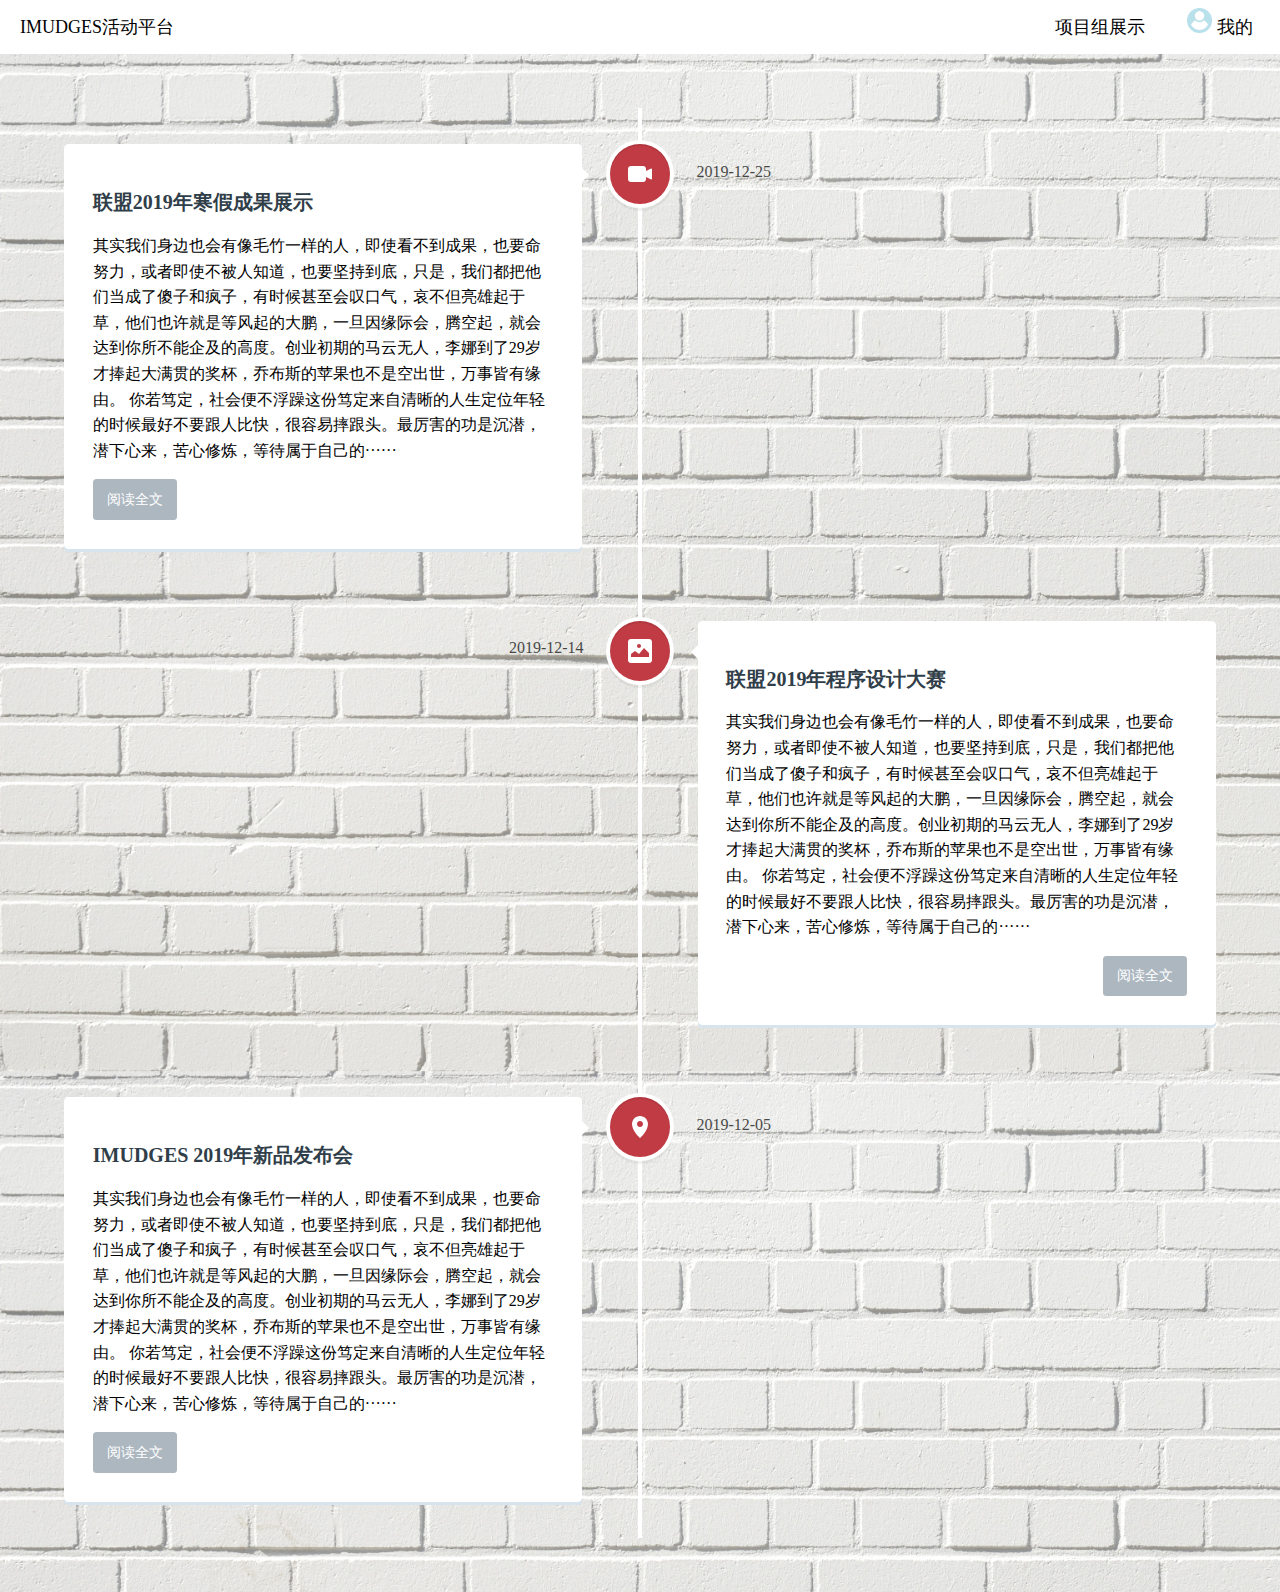
<file: HTML/yd.html>
<!DOCTYPE html>
<html lang="en">
<head>
    <meta charset="UTF-8">
    <title>IMUDGES活动平台移动开发组</title>
    <link rel="stylesheet" type="text/css" href="CSS/timelist.css">
    <link rel="stylesheet" type="text/css" href="CSS/header.css">
    <link rel="stylesheet" type="text/css" href="CSS/vidk.css">
</head>
<body>
<header>
    <nav>
        <ul class="menu">
            <li><a href="#"><img src="imgs/0005.png" width="25px"height="25px" > 我的</a>
                <ul class="submenu animated fadeIN">
                    <li><a href="dl.html">登录/注册</a></li>
                    <li><a href="#">我的报名项目</a></li>
                </ul>
            </li>
            <li>
                <a href="#">项目组展示</a>
                <ul class="submenu animated fadeIN">
                    <li><a href="qd.html">前端组</a></li>
                    <li><a href="hd.html">后端组</a></li>
                    <li><a href="yx.html">游戏组</a></li>
                    <li><a href="yd.html">移动开发组</a></li>
                    <li><a href="ij.html">创新交互组</a></li>
                    <li><a href="jx.html">机器学习组</a></li>
                </ul>
            </li>
            <li>
            <li style="float: left;width: auto;margin-left: 20px"><a href="001.html">IMUDGES活动平台</a>
            </li>
        </ul>
    </nav>
</header>
<section id="cd-timeline" class="cd-container">
    <div class="cd-timeline-block">
        <div class="cd-timeline-img cd-movie">
            <img src="imgs/cd-icon-movie.svg" alt="Movie">
        </div>

        <div class="cd-timeline-content">
            <h2>联盟2019年寒假成果展示</h2>
            <p>其实我们身边也会有像毛竹一样的人，即使看不到成果，也要命努力，或者即使不被人知道，也要坚持到底，只是，我们都把他们当成了傻子和疯子，有时候甚至会叹口气，哀不但亮雄起于草，他们也许就是等风起的大鹏，一旦因缘际会，腾空起，就会达到你所不能企及的高度。创业初期的马云无人，李娜到了29岁才捧起大满贯的奖杯，乔布斯的苹果也不是空出世，万事皆有缘由。
                你若笃定，社会便不浮躁这份笃定来自清晰的人生定位年轻的时候最好不要跟人比快，很容易摔跟头。最厉害的功是沉潜，潜下心来，苦心修炼，等待属于自己的······
            </p>
            <a href="#测试网址" class="cd-read-more" target="_blank">阅读全文</a>
            <span class="cd-date">2019-12-25</span>
        </div>
    </div>
    <div class="cd-timeline-block">
        <div class="cd-timeline-img cd-movie">
            <img src="imgs/cd-icon-picture.svg" alt="Movie">
        </div>

        <div class="cd-timeline-content">
            <h2>联盟2019年程序设计大赛</h2>
            <p>其实我们身边也会有像毛竹一样的人，即使看不到成果，也要命努力，或者即使不被人知道，也要坚持到底，只是，我们都把他们当成了傻子和疯子，有时候甚至会叹口气，哀不但亮雄起于草，他们也许就是等风起的大鹏，一旦因缘际会，腾空起，就会达到你所不能企及的高度。创业初期的马云无人，李娜到了29岁才捧起大满贯的奖杯，乔布斯的苹果也不是空出世，万事皆有缘由。
                你若笃定，社会便不浮躁这份笃定来自清晰的人生定位年轻的时候最好不要跟人比快，很容易摔跟头。最厉害的功是沉潜，潜下心来，苦心修炼，等待属于自己的······
            </p>
            <a href="#测试网址" class="cd-read-more" target="_blank">阅读全文</a>
            <span class="cd-date">2019-12-14</span>
        </div>
    </div>

    <div class="cd-timeline-block">
        <div class="cd-timeline-img cd-movie">
            <img src="imgs/cd-icon-location.svg" alt="Location">
        </div>
        <div class="cd-timeline-content">
            <h2>IMUDGES 2019年新品发布会</h2>
            <p>其实我们身边也会有像毛竹一样的人，即使看不到成果，也要命努力，或者即使不被人知道，也要坚持到底，只是，我们都把他们当成了傻子和疯子，有时候甚至会叹口气，哀不但亮雄起于草，他们也许就是等风起的大鹏，一旦因缘际会，腾空起，就会达到你所不能企及的高度。创业初期的马云无人，李娜到了29岁才捧起大满贯的奖杯，乔布斯的苹果也不是空出世，万事皆有缘由。
                你若笃定，社会便不浮躁这份笃定来自清晰的人生定位年轻的时候最好不要跟人比快，很容易摔跟头。最厉害的功是沉潜，潜下心来，苦心修炼，等待属于自己的······
            </p>
            <a href="#测试网址" class="cd-read-more" target="_blank">阅读全文</a>
            <span class="cd-date">2019-12-05</span>
        </div>
    </div>
</section>
<div class="this-topping" style="display: none;">
    <span class="icon iconfont icon-dingbu"></span>
</div>
<div class="to_top_btn"></div>
<div id="goTopBtn"><span class="glyphicon glyphicon-chevron-up">&Delta;</span></div>
</body>
<script src="http://apps.bdimg.com/libs/jquery/2.1.4/jquery.min.js"></script>
<script type="text/javascript" src="Js/vidk.js"></script>

</html>
</file>
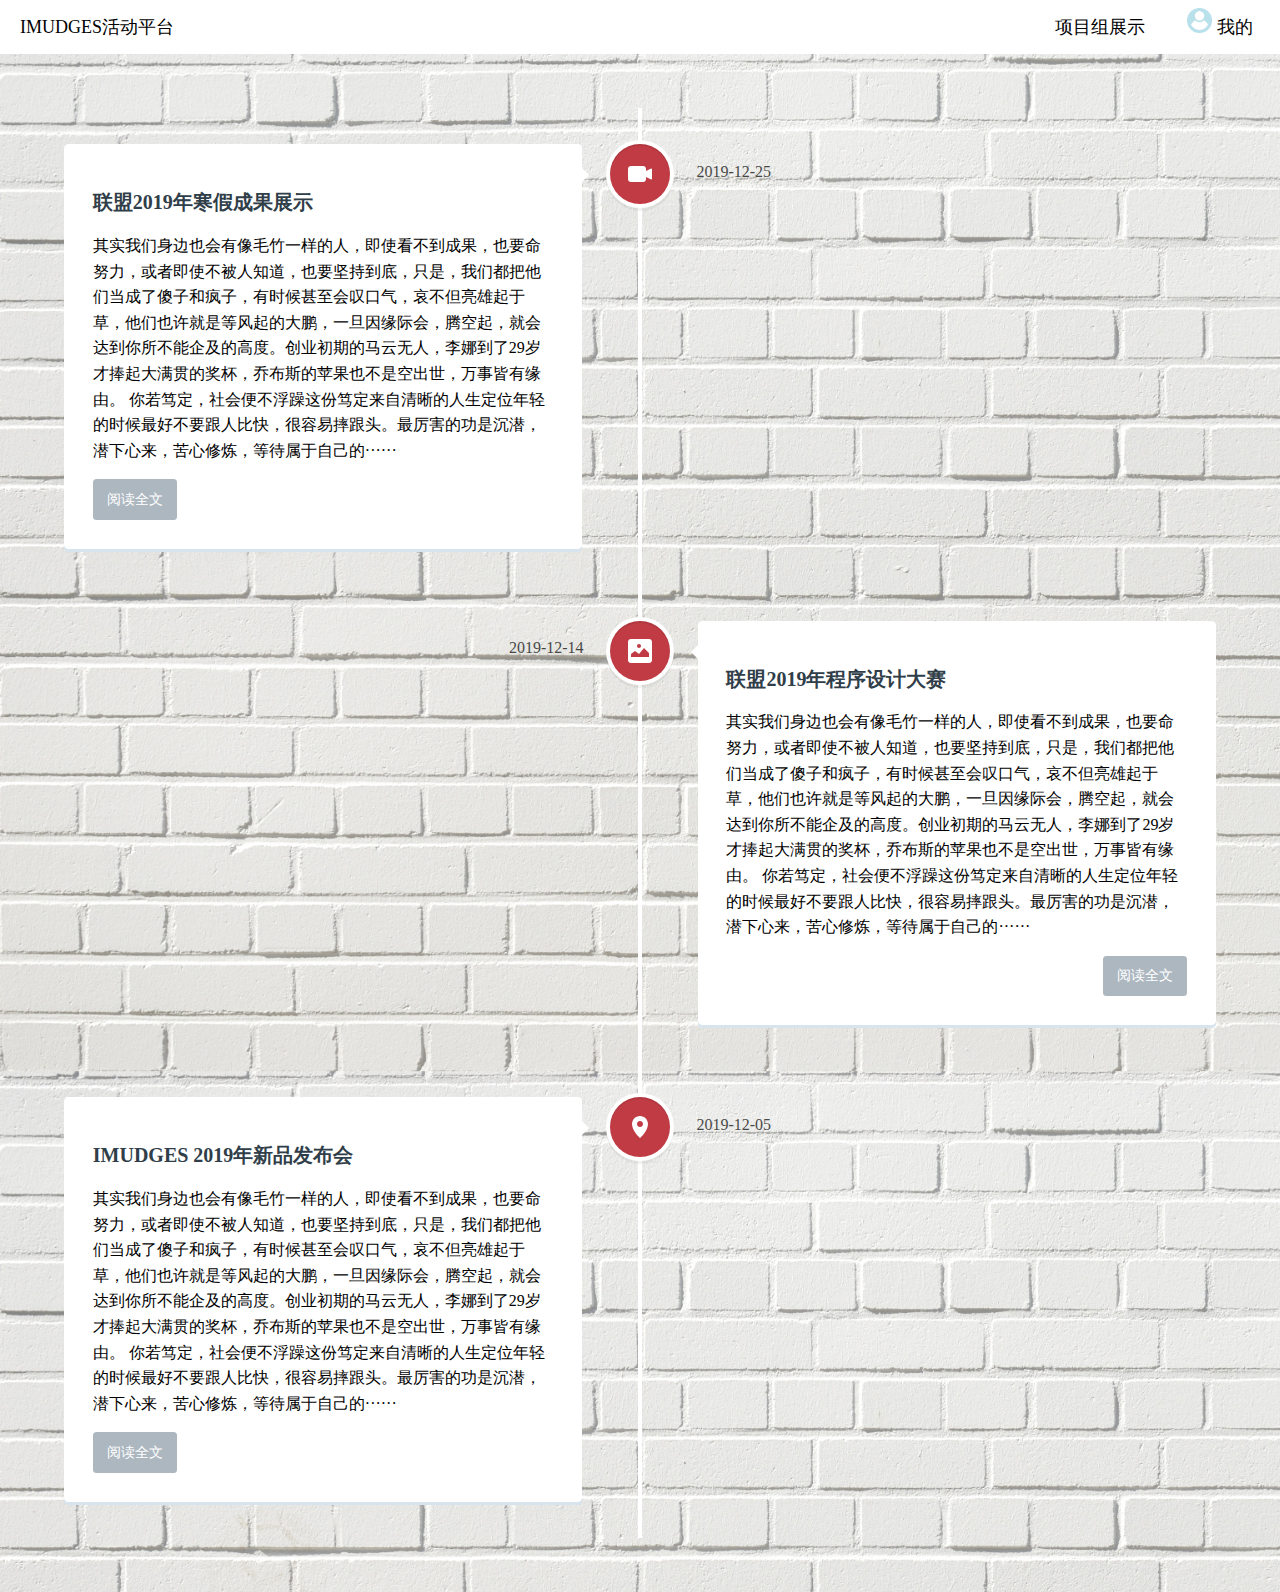
<file: HTML/yx.html>
<!DOCTYPE html>
<html lang="en">
<head>
    <meta charset="UTF-8">
    <title>IMUDGES活动平台游戏组</title>
    <link rel="stylesheet" type="text/css" href="CSS/timelist.css">
    <link rel="stylesheet" type="text/css" href="CSS/header.css">
    <link rel="stylesheet" type="text/css" href="CSS/vidk.css">
</head>
<body>
<header>
    <nav>
        <ul class="menu">
            <li><a href="#"><img src="imgs/0005.png" width="25px"height="25px" > 我的</a>
                <ul class="submenu animated fadeIN">
                    <li><a href="dl.html">登录/注册</a></li>
                    <li><a href="#">我的报名项目</a></li>
                </ul>
            </li>
            <li>
                <a href="#">项目组展示</a>
                <ul class="submenu animated fadeIN">
                    <li><a href="qd.html">前端组</a></li>
                    <li><a href="hd.html">后端组</a></li>
                    <li><a href="yx.html">游戏组</a></li>
                    <li><a href="yd.html">移动开发组</a></li>
                    <li><a href="ij.html">创新交互组</a></li>
                    <li><a href="jx.html">机器学习组</a></li>
                </ul>
            </li>
            <li>
            <li style="float: left;width: auto;margin-left: 20px"><a href="001.html">IMUDGES活动平台</a>
            </li>
        </ul>
    </nav>
</header>
<section id="cd-timeline" class="cd-container">
    <div class="cd-timeline-block">
        <div class="cd-timeline-img cd-movie">
            <img src="imgs/cd-icon-movie.svg" alt="Movie">
        </div>

        <div class="cd-timeline-content">
            <h2>联盟2019年寒假成果展示</h2>
            <p>其实我们身边也会有像毛竹一样的人，即使看不到成果，也要命努力，或者即使不被人知道，也要坚持到底，只是，我们都把他们当成了傻子和疯子，有时候甚至会叹口气，哀不但亮雄起于草，他们也许就是等风起的大鹏，一旦因缘际会，腾空起，就会达到你所不能企及的高度。创业初期的马云无人，李娜到了29岁才捧起大满贯的奖杯，乔布斯的苹果也不是空出世，万事皆有缘由。
                你若笃定，社会便不浮躁这份笃定来自清晰的人生定位年轻的时候最好不要跟人比快，很容易摔跟头。最厉害的功是沉潜，潜下心来，苦心修炼，等待属于自己的······
            </p>
            <a href="#测试网址" class="cd-read-more" target="_blank">阅读全文</a>
            <span class="cd-date">2019-12-25</span>
        </div>
    </div>
    <div class="cd-timeline-block">
        <div class="cd-timeline-img cd-movie">
            <img src="imgs/cd-icon-picture.svg" alt="Movie">
        </div>

        <div class="cd-timeline-content">
            <h2>联盟2019年程序设计大赛</h2>
            <p>其实我们身边也会有像毛竹一样的人，即使看不到成果，也要命努力，或者即使不被人知道，也要坚持到底，只是，我们都把他们当成了傻子和疯子，有时候甚至会叹口气，哀不但亮雄起于草，他们也许就是等风起的大鹏，一旦因缘际会，腾空起，就会达到你所不能企及的高度。创业初期的马云无人，李娜到了29岁才捧起大满贯的奖杯，乔布斯的苹果也不是空出世，万事皆有缘由。
                你若笃定，社会便不浮躁这份笃定来自清晰的人生定位年轻的时候最好不要跟人比快，很容易摔跟头。最厉害的功是沉潜，潜下心来，苦心修炼，等待属于自己的······
            </p>
            <a href="#测试网址" class="cd-read-more" target="_blank">阅读全文</a>
            <span class="cd-date">2019-12-14</span>
        </div>
    </div>

    <div class="cd-timeline-block">
        <div class="cd-timeline-img cd-movie">
            <img src="imgs/cd-icon-location.svg" alt="Location">
        </div>
        <div class="cd-timeline-content">
            <h2>IMUDGES 2019年新品发布会</h2>
            <p>其实我们身边也会有像毛竹一样的人，即使看不到成果，也要命努力，或者即使不被人知道，也要坚持到底，只是，我们都把他们当成了傻子和疯子，有时候甚至会叹口气，哀不但亮雄起于草，他们也许就是等风起的大鹏，一旦因缘际会，腾空起，就会达到你所不能企及的高度。创业初期的马云无人，李娜到了29岁才捧起大满贯的奖杯，乔布斯的苹果也不是空出世，万事皆有缘由。
                你若笃定，社会便不浮躁这份笃定来自清晰的人生定位年轻的时候最好不要跟人比快，很容易摔跟头。最厉害的功是沉潜，潜下心来，苦心修炼，等待属于自己的······
            </p>
            <a href="#测试网址" class="cd-read-more" target="_blank">阅读全文</a>
            <span class="cd-date">2019-12-05</span>
        </div>
    </div>
</section>
<div class="this-topping" style="display: none;">
    <span class="icon iconfont icon-dingbu"></span>
</div>
<div class="to_top_btn"></div>
<div id="goTopBtn"><span class="glyphicon glyphicon-chevron-up">&Delta;</span></div>
</body>
<script src="http://apps.bdimg.com/libs/jquery/2.1.4/jquery.min.js"></script>
<script type="text/javascript" src="Js/vidk.js"></script>

</html>
</file>
<file: HTML/CSS/header.css>
body{
    margin: 0;
    font-size: 18px;
    color: black;
    background-image: url("../imgs/00002.jpg");
    background-repeat: repeat-y;
    background-size: 125%;
}
ul,ol{
    margin: 0;
    padding: 0;
    list-style: none;
    opacity: 100%;
}
a{
    text-decoration: none;
    color: black;
    font-family: "新宋体";

}
ul.menu,ul.submenu{
    background-color: white;
}
ul.menu::after{
    content: '';
    display: block;
    clear: both;
}
ul.menu>li{
    float: right;
    width: 120px;
    line-height: 3em;
    height: 3em;
    text-align: center;
    cursor: pointer;
}
ul.submenu{
    display: none;
}
ul.submenu>li{
    border-bottom: 1px solid white;
}
ul.menu>li:hover{
    border-bottom: black solid;
}
ul.menu>li:hover>a{
    color:mediumseagreen;
}
ul.menu>li:hover>ul.submenu{
    display: block;
}
@keyframes fade {
    from{
        opacity: 0;
    }
    to{
        opacity: 1;
    }
}
.animated{
    animation-duration: 1000ms;
    animation-fill-mode: both;
}
.fadeIN{
    animation-name: fade;
    animation-direction: normal;
}
</file>
<file: HTML/CSS/timelist.css>
/* Primary style */
html * {
    -webkit-font-smoothing: antialiased;
    -moz-osx-font-smoothing: grayscale;
}
*, *:after, *:before {
    -webkit-box-sizing: border-box;
    -moz-box-sizing: border-box;
    box-sizing: border-box;
}
body {
    font-size: 100%;
    color: #7f8c97;
    background-color: #e9f0f5;
}

img {
    max-width: 100%;
}
/* Modules - reusable parts of our design */
.cd-container {
    /* this class is used to give a max-width to the element it is applied to, and center it horizontally when it reaches that max-width */
    width: 90%;
    max-width: 1170px;
    margin: 0 auto;
}
.cd-container::after {
    /* clearfix */
    content: '';
    display: table;
    clear: both;
}

/*Main components*/

#cd-timeline {
    position: relative;
    padding: 2em 0;
    margin-top: 2em;
    margin-bottom: 2em;
}
#cd-timeline::before {
    /* this is the vertical line */
    content: '';
    position: absolute;
    top: 0;
    left: 18px;
    height: 100%;
    width: 4px;
    background: white;
}
@media only screen and (min-width: 1170px) {
    #cd-timeline {
        margin-top: 3em;
        margin-bottom: 3em;
    }
    #cd-timeline::before {
        left: 50%;
        margin-left: -2px;
    }
}

.cd-timeline-block {
    position: relative;
    margin: 2em 0;
}
.cd-timeline-block:after {
    content: "";
    display: table;
    clear: both;
}
.cd-timeline-block:first-child {
    margin-top: 0;
}
.cd-timeline-block:last-child {
    margin-bottom: 0;
}
@media only screen and (min-width: 1170px) {
    .cd-timeline-block {
        margin: 4em 0;
    }
    .cd-timeline-block:first-child {
        margin-top: 0;
    }
    .cd-timeline-block:last-child {
        margin-bottom: 0;
    }
}

.cd-timeline-img {
    position: absolute;
    top: 0;
    left: 0;
    width: 40px;
    height: 40px;
    border-radius: 50%;
    box-shadow: 0 0 0 4px white, inset 0 2px 0 rgba(0, 0, 0, 0.08), 0 3px 0 4px rgba(0, 0, 0, 0.05);
}
.cd-timeline-img img {
    display: block;
    width: 24px;
    height: 24px;
    position: relative;
    left: 50%;
    top: 50%;
    margin-left: -12px;
    margin-top: -12px;
}
.cd-timeline-img.cd-picture {
    background: #75ce66;
}
.cd-timeline-img.cd-movie {
    background: #c03b44;
}
.cd-timeline-img.cd-location {
    background: #f0ca45;
}
@media only screen and (min-width: 1170px) {
    .cd-timeline-img {
        width: 60px;
        height: 60px;
        left: 50%;
        margin-left: -30px;
        /* Force Hardware Acceleration in WebKit */
        -webkit-transform: translateZ(0);
        -webkit-backface-visibility: hidden;
    }
    .cssanimations .cd-timeline-img.is-hidden {
        visibility: hidden;
    }
    .cssanimations .cd-timeline-img.bounce-in {
        visibility: visible;
        -webkit-animation: cd-bounce-1 0.6s;
        -moz-animation: cd-bounce-1 0.6s;
        animation: cd-bounce-1 0.6s;
    }
}

.cd-timeline-content {
    position: relative;
    margin-left: 60px;
    background: white;
    border-radius: 0.25em;
    padding: 1em;
    box-shadow: 0 3px 0 #d7e4ed;
}
.cd-timeline-content:after {
    content: "";
    display: table;
    clear: both;
}
.cd-timeline-content h2 {
    color: #303e49;
}
.cd-timeline-content p, .cd-timeline-content .cd-read-more, .cd-timeline-content .cd-date {
    font-size: 13px;
    font-size: 0.8125rem;
}
.cd-timeline-content .cd-read-more, .cd-timeline-content .cd-date {
    display: inline-block;
}
.cd-timeline-content p {
    margin: 1em 0;
    line-height: 1.6;
}
.cd-timeline-content .cd-read-more {
    float: right;
    padding: .8em 1em;
    background: #acb7c0;
    color: white;
    border-radius: 0.25em;
}
.no-touch .cd-timeline-content .cd-read-more:hover {
    background-color: #bac4cb;
}
a.cd-read-more:hover{text-decoration:none; background-color: #424242;  }
.cd-timeline-content .cd-date {
    float: left;
    padding: .8em 0;
    opacity: .7;
}
.cd-timeline-content::before {
    content: '';
    position: absolute;
    top: 16px;
    right: 100%;
    height: 0;
    width: 0;
    border: 7px solid transparent;
    border-right: 7px solid white;
}
@media only screen and (min-width: 768px) {
    .cd-timeline-content h2 {
        font-size: 20px;
        font-size: 1.25rem;
    }
    .cd-timeline-content p {
        font-size: 16px;
        font-size: 1rem;
    }
    .cd-timeline-content .cd-read-more, .cd-timeline-content .cd-date {
        font-size: 14px;
        font-size: 0.875rem;
    }
}
@media only screen and (min-width: 1170px) {
    .cd-timeline-content {
        margin-left: 0;
        padding: 1.6em;
        width: 45%;
    }
    .cd-timeline-content::before {
        top: 24px;
        left: 100%;
        border-color: transparent;
        border-left-color: white;
    }
    .cd-timeline-content .cd-read-more {
        float: left;
    }
    .cd-timeline-content .cd-date {
        position: absolute;
        width: 100%;
        left: 122%;
        top: 6px;
        font-size: 16px;
        font-size: 1rem;
    }
    .cd-timeline-block:nth-child(even) .cd-timeline-content {
        float: right;
    }
    .cd-timeline-block:nth-child(even) .cd-timeline-content::before {
        top: 24px;
        left: auto;
        right: 100%;
        border-color: transparent;
        border-right-color: white;
    }
    .cd-timeline-block:nth-child(even) .cd-timeline-content .cd-read-more {
        float: right;
    }
    .cd-timeline-block:nth-child(even) .cd-timeline-content .cd-date {
        left: auto;
        right: 122%;
        text-align: right;
    }
    .cssanimations .cd-timeline-content.is-hidden {
        visibility: hidden;
    }
    .cssanimations .cd-timeline-content.bounce-in {
        visibility: visible;
        -webkit-animation: cd-bounce-2 0.6s;
        -moz-animation: cd-bounce-2 0.6s;
        animation: cd-bounce-2 0.6s;
    }
}

@media only screen and (min-width: 1170px) {
    /* inverse bounce effect on even content blocks */
    .cssanimations .cd-timeline-block:nth-child(even) .cd-timeline-content.bounce-in {
        -webkit-animation: cda-bounce-2-inverse 0.6s;
        -moz-animation: cd-bounce-2-inverse 0.6s;
        animation: cd-bounce-2-inverse 0.6s;
    }
}

/*
#timelists{
    position: relative;
    padding: 2em 0;
    margin-top: 2em;
    margin-bottom: 2em;
}
#timelists::before{
    content:'';
    position: absolute;
    top: 0;
    left:18px;
    height: 100%;
    width: 4px;
    background: #d7e4ed;
}
!*vz*!
.timelists-block{
    position: relative;
    margin: 2em 0;
}
.timelists-block:after{
    content: '';
    display: table;
    clear: both;
}
.timelists-block:first-child{
    margin-top: 0 ;
}
.timelists-block:last-child{
    margin-bottom: 0;
}
@media only screen and (min-width: 1170px){
    .timelists-block:nth-child(even).timelists-block-content::before{
        top: 24px;
        left: auto;
        right: 100%;
        border-color: transparent;
        border-right-color: white;
    }
    .timelists-block:nth-child(even).timelists-block-content.read-more{
        float: right;
    }
    .timelists-block:nth-child(even).timelists-block-content.text-date{
        left: auto;
        right: 122%;
        text-align: right;
    }
}*/
</file>
<file: HTML/CSS/vidk.css>
#goTopBtn {
    position: fixed;
    line-height: 46px;
    text-align: center;
    width: 46px;bottom: 35px;
    height: 46px;
    cursor: pointer;
    background: #fff;
    display: none;
    border-radius: 6px;
    box-shadow: 0 0 8px rgba(0, 0, 0, 0.13);
    font-size:22px;color:#999999;}
</file>
<file: HTML/CSS/about.css>
#footer{
    background:#4C4C4C;
    clear:both;
}
#copy{
    height:80px;
    line-height:80px;
    color:#fff;
    width:950px;
    margin:0 auto;
    font-size:14px;
    font-family:'微软雅黑';
}
#contect{
    color:white ;
}
</file>
<file: HTML/CSS/border.css>
/*------------------------------------------------------------------
    [Full Screen Carousel]
------------------------------------------------------------------*/
.full-screen {

    background-position: center;
    background-repeat: no-repeat;
    background-size: 100% 100%;
    -moz-background-size: 100% 100%;
    -webkit-background-size: 100% 100%;
    position: fixed;
}
/*------------------------------------------------------------------
    [Carousel]
------------------------------------------------------------------*/
.carousel-indicators {
    left: auto;
    width: auto;
    padding-left: 0;
    margin-left: 0;
}

.carousel-centered {
    position: absolute;
    top: 50%;
    -webkit-transform: translate3d(0, -50%, 0);
    -moz-transform: translate3d(0, -50%, 0);
    transform: translate3d(0, -50%, 0);
}

.carousel-title {
    font-size: 80px;
    font-weight: 700;
    color: #fff;
    line-height: 1.1;
    text-transform: uppercase;
}
.button-circle{
    text-align:center;
    border:2px solid white;
    padding:10px 40px;
    width:350px;
    border-radius:25px;
    -moz-border-radius:25px; /* 老的 Firefox */
}
.button-circle:hover{
    border: 2px solid black;
    background: white;
    color: #4C4C4C;
}
.introduce{
    font-size: 15px;
    font-family: 黑体;
    margin-bottom: 40px !important;
}
@media (max-width: 768px) {
    .carousel-title {
        font-size: 60px;
        font-family: "华文细黑";
    }
}
</file>
